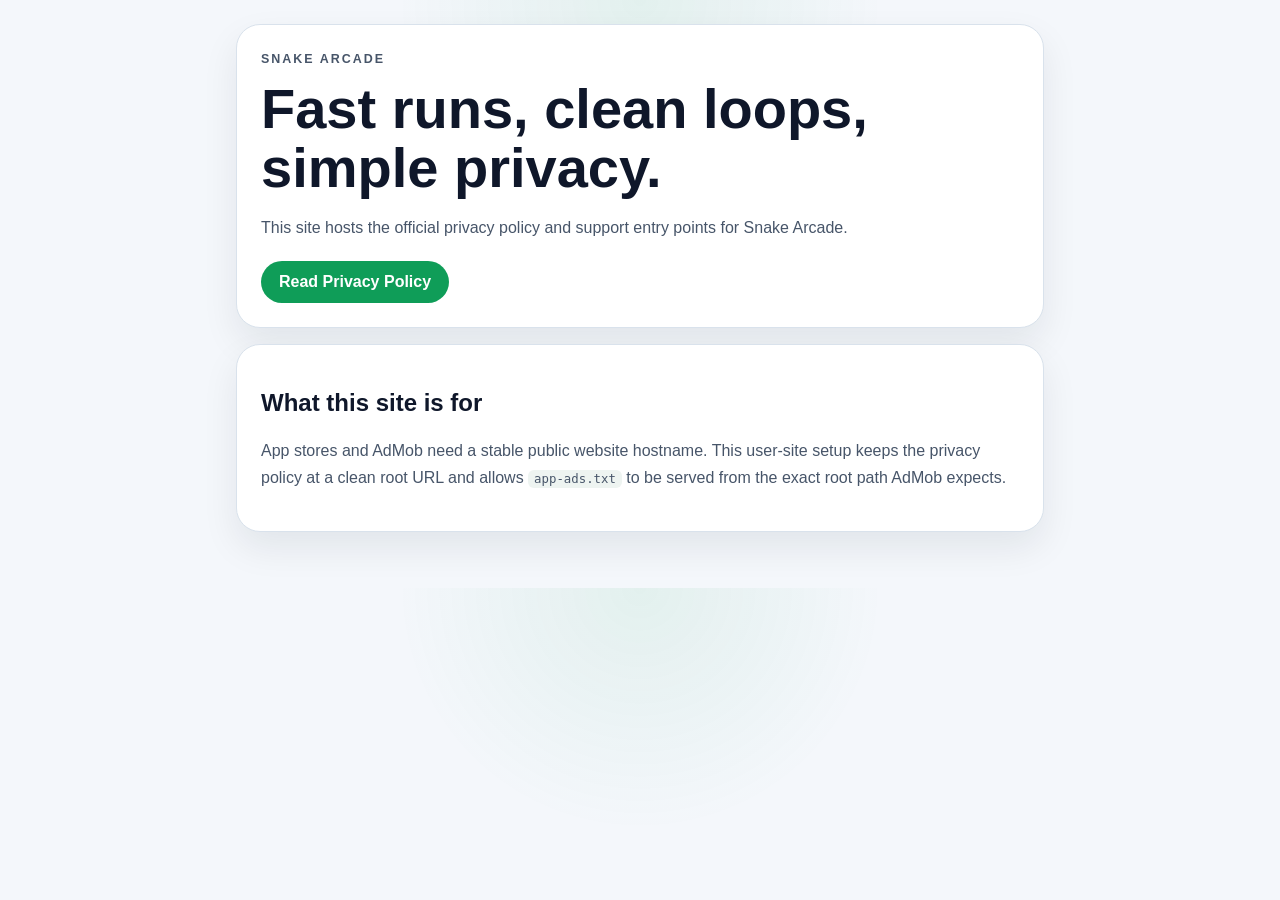
<file: index.html>
<!doctype html>
<html lang="en">
  <head>
    <meta charset="utf-8">
    <meta name="viewport" content="width=device-width, initial-scale=1">
    <title>Snake Arcade</title>
    <meta
      name="description"
      content="Snake Arcade official site with privacy policy and support information."
    >
    <link rel="stylesheet" href="./styles.css">
  </head>
  <body>
    <main class="shell">
      <section class="card hero">
        <p class="eyebrow">Snake Arcade</p>
        <h1>Fast runs, clean loops, simple privacy.</h1>
        <p class="lede">
          This site hosts the official privacy policy and support entry points for Snake Arcade.
        </p>
        <div class="actions">
          <a class="button" href="./privacy-policy.html">Read Privacy Policy</a>
        </div>
      </section>

      <section class="card">
        <h2>What this site is for</h2>
        <p>
          App stores and AdMob need a stable public website hostname. This user-site setup keeps the
          privacy policy at a clean root URL and allows <code>app-ads.txt</code> to be served from
          the exact root path AdMob expects.
        </p>
      </section>
    </main>
  </body>
  </html>
</file>
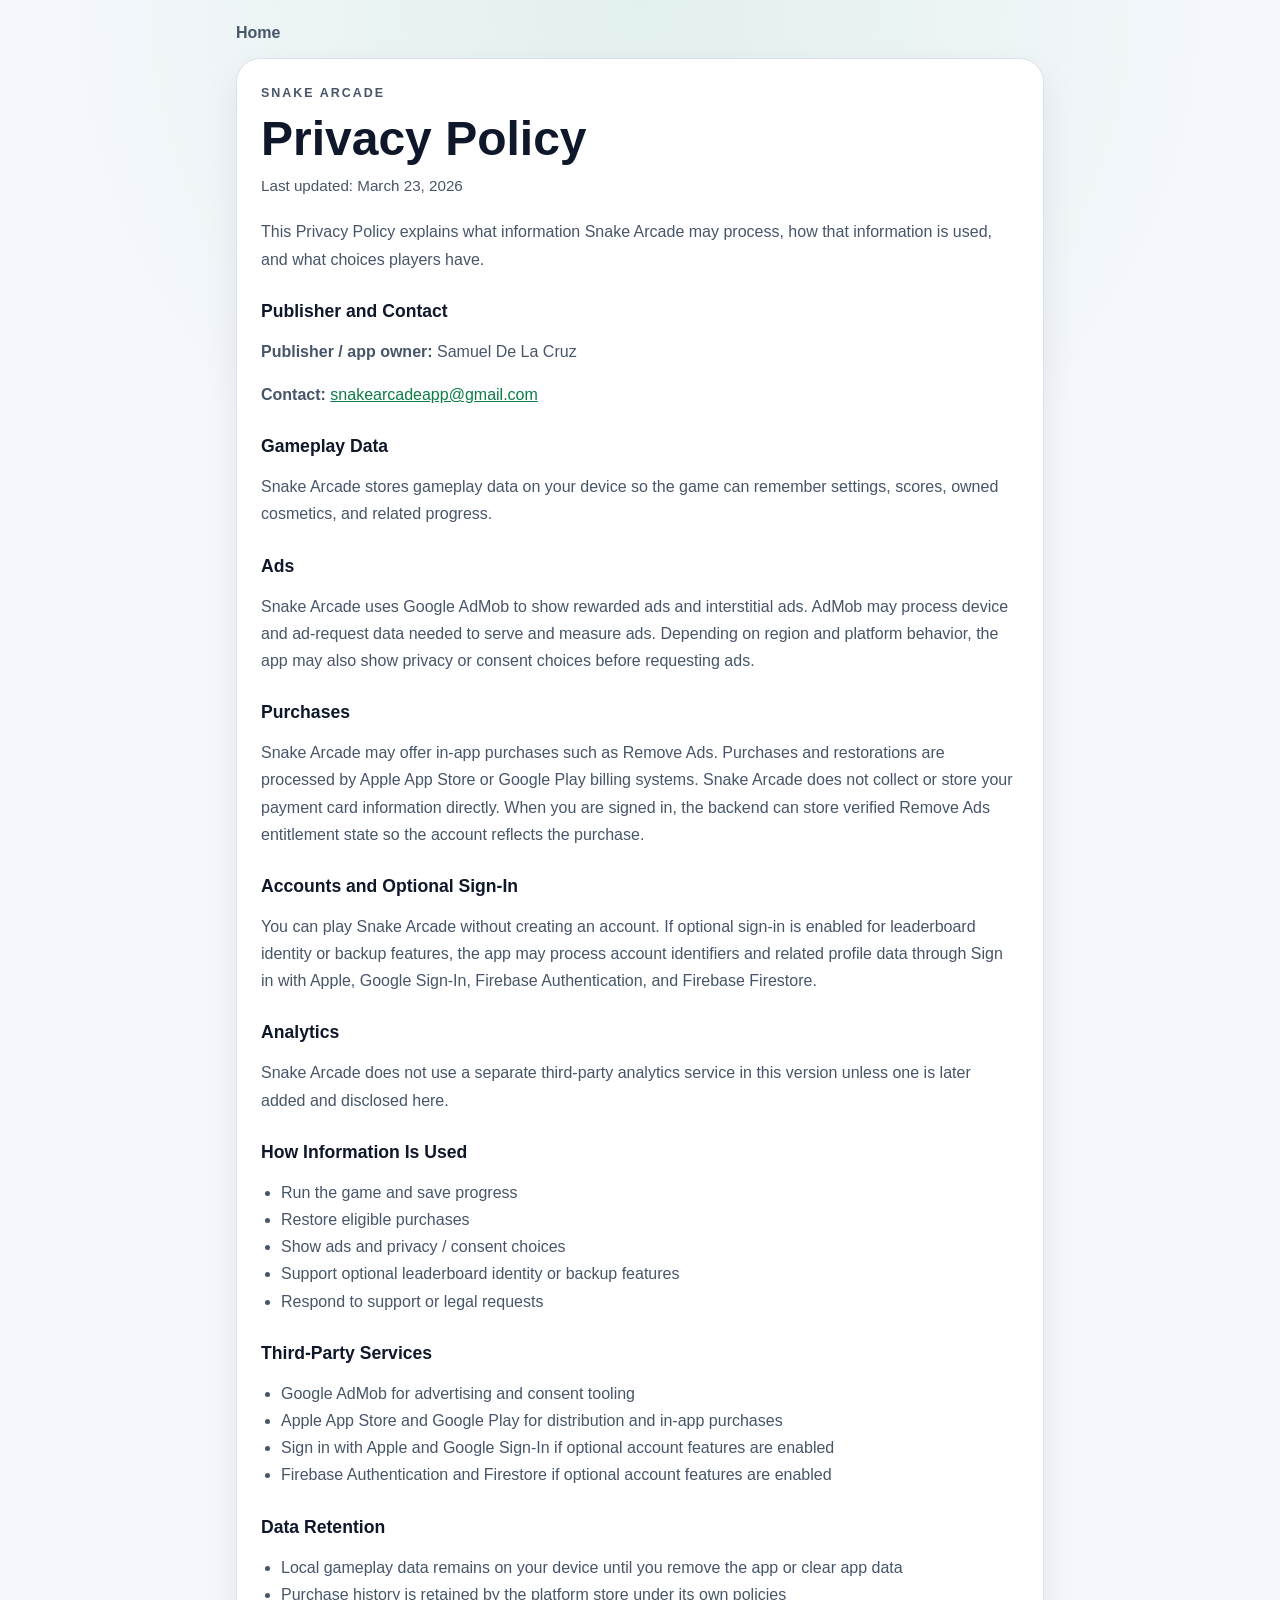
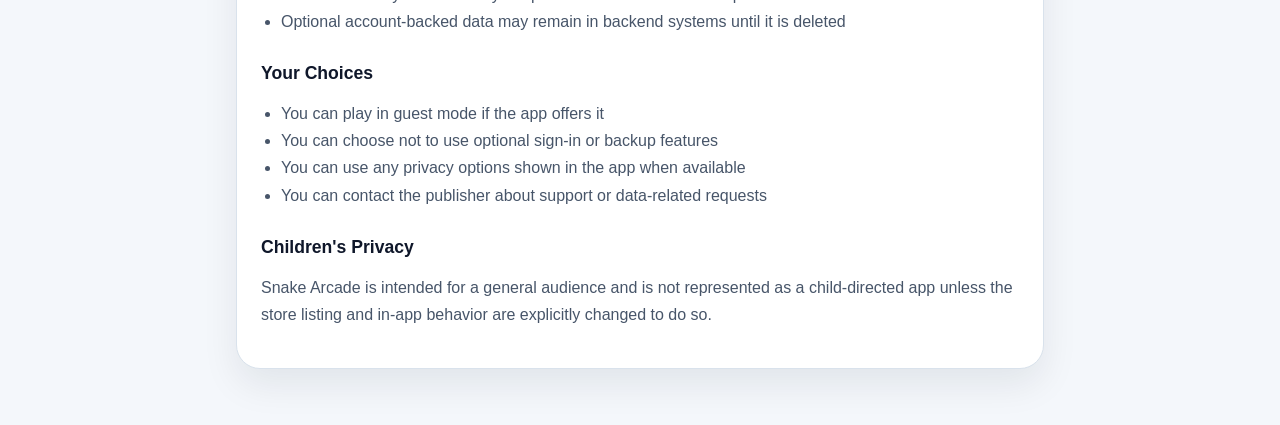
<file: privacy-policy.html>
<!doctype html>
<html lang="en">
  <head>
    <meta charset="utf-8">
    <meta name="viewport" content="width=device-width, initial-scale=1">
    <title>Snake Arcade Privacy Policy</title>
    <meta
      name="description"
      content="Privacy Policy for Snake Arcade."
    >
    <link rel="stylesheet" href="./styles.css">
  </head>
  <body>
    <main class="shell">
      <nav class="topnav">
        <a href="./index.html">Home</a>
      </nav>

      <article class="card policy">
        <p class="eyebrow">Snake Arcade</p>
        <h1>Privacy Policy</h1>
        <p class="meta">Last updated: March 23, 2026</p>

        <p>
          This Privacy Policy explains what information Snake Arcade may process, how that
          information is used, and what choices players have.
        </p>

        <h2>Publisher and Contact</h2>
        <p><strong>Publisher / app owner:</strong> Samuel De La Cruz</p>
        <p>
          <strong>Contact:</strong>
          <a href="mailto:snakearcadeapp@gmail.com">snakearcadeapp@gmail.com</a>
        </p>

        <h2>Gameplay Data</h2>
        <p>
          Snake Arcade stores gameplay data on your device so the game can remember settings,
          scores, owned cosmetics, and related progress.
        </p>

        <h2>Ads</h2>
        <p>
          Snake Arcade uses Google AdMob to show rewarded ads and interstitial ads. AdMob may
          process device and ad-request data needed to serve and measure ads. Depending on region
          and platform behavior, the app may also show privacy or consent choices before requesting
          ads.
        </p>

        <h2>Purchases</h2>
        <p>
          Snake Arcade may offer in-app purchases such as Remove Ads. Purchases and restorations are
          processed by Apple App Store or Google Play billing systems. Snake Arcade does not collect
          or store your payment card information directly. When you are signed in, the backend can
          store verified Remove Ads entitlement state so the account reflects the purchase.
        </p>

        <h2>Accounts and Optional Sign-In</h2>
        <p>
          You can play Snake Arcade without creating an account. If optional sign-in is enabled for
          leaderboard identity or backup features, the app may process account identifiers and
          related profile data through Sign in with Apple, Google Sign-In, Firebase Authentication,
          and Firebase Firestore.
        </p>

        <h2>Analytics</h2>
        <p>
          Snake Arcade does not use a separate third-party analytics service in this version unless
          one is later added and disclosed here.
        </p>

        <h2>How Information Is Used</h2>
        <ul>
          <li>Run the game and save progress</li>
          <li>Restore eligible purchases</li>
          <li>Show ads and privacy / consent choices</li>
          <li>Support optional leaderboard identity or backup features</li>
          <li>Respond to support or legal requests</li>
        </ul>

        <h2>Third-Party Services</h2>
        <ul>
          <li>Google AdMob for advertising and consent tooling</li>
          <li>Apple App Store and Google Play for distribution and in-app purchases</li>
          <li>Sign in with Apple and Google Sign-In if optional account features are enabled</li>
          <li>Firebase Authentication and Firestore if optional account features are enabled</li>
        </ul>

        <h2>Data Retention</h2>
        <ul>
          <li>Local gameplay data remains on your device until you remove the app or clear app data</li>
          <li>Purchase history is retained by the platform store under its own policies</li>
          <li>Optional account-backed data may remain in backend systems until it is deleted</li>
        </ul>

        <h2>Your Choices</h2>
        <ul>
          <li>You can play in guest mode if the app offers it</li>
          <li>You can choose not to use optional sign-in or backup features</li>
          <li>You can use any privacy options shown in the app when available</li>
          <li>You can contact the publisher about support or data-related requests</li>
        </ul>

        <h2>Children's Privacy</h2>
        <p>
          Snake Arcade is intended for a general audience and is not represented as a child-directed
          app unless the store listing and in-app behavior are explicitly changed to do so.
        </p>
      </article>
    </main>
  </body>
  </html>
</file>
<file: styles.css>
:root {
  color-scheme: light;
  --bg: #f4f7fb;
  --surface: #ffffff;
  --text: #0f172a;
  --muted: #475569;
  --line: #d9e2ec;
  --accent: #0f9d58;
  --accent-strong: #0b7c45;
  --shadow: 0 16px 36px rgba(15, 23, 42, 0.08);
}

* {
  box-sizing: border-box;
}

body {
  margin: 0;
  font-family: -apple-system, BlinkMacSystemFont, "Segoe UI", sans-serif;
  background:
    radial-gradient(circle at top, rgba(15, 157, 88, 0.08), transparent 28%),
    var(--bg);
  color: var(--text);
}

.shell {
  width: min(100%, 840px);
  margin: 0 auto;
  padding: 24px 16px 56px;
}

.topnav {
  margin-bottom: 16px;
}

.topnav a {
  color: var(--muted);
  text-decoration: none;
  font-weight: 600;
}

.card {
  background: var(--surface);
  border: 1px solid var(--line);
  border-radius: 24px;
  box-shadow: var(--shadow);
  padding: 24px;
}

.card + .card {
  margin-top: 16px;
}

.hero h1,
.policy h1 {
  margin: 0 0 12px;
  line-height: 1.05;
}

.hero h1 {
  font-size: clamp(2rem, 6vw, 3.5rem);
}

.policy h1 {
  font-size: clamp(2rem, 5vw, 3rem);
}

.eyebrow {
  margin: 0 0 10px;
  color: var(--accent-strong);
  font-size: 0.78rem;
  font-weight: 800;
  letter-spacing: 0.16em;
  text-transform: uppercase;
}

.lede,
.policy p,
.policy li,
.card p {
  color: var(--muted);
  line-height: 1.7;
}

.meta {
  margin-top: -4px;
  margin-bottom: 20px;
  font-size: 0.95rem;
}

.actions {
  margin-top: 20px;
}

.button {
  display: inline-block;
  padding: 12px 18px;
  border-radius: 999px;
  background: var(--accent);
  color: #fff;
  text-decoration: none;
  font-weight: 700;
}

.button:hover {
  background: var(--accent-strong);
}

.policy h2 {
  margin-top: 28px;
  margin-bottom: 10px;
  font-size: 1.1rem;
}

.policy ul {
  padding-left: 20px;
}

.policy a {
  color: var(--accent-strong);
}

code {
  background: #eef4f1;
  border-radius: 6px;
  padding: 2px 6px;
  font-size: 0.95em;
}

@media (max-width: 600px) {
  .shell {
    padding-top: 18px;
  }

  .card {
    border-radius: 20px;
    padding: 20px;
  }
}
</file>
